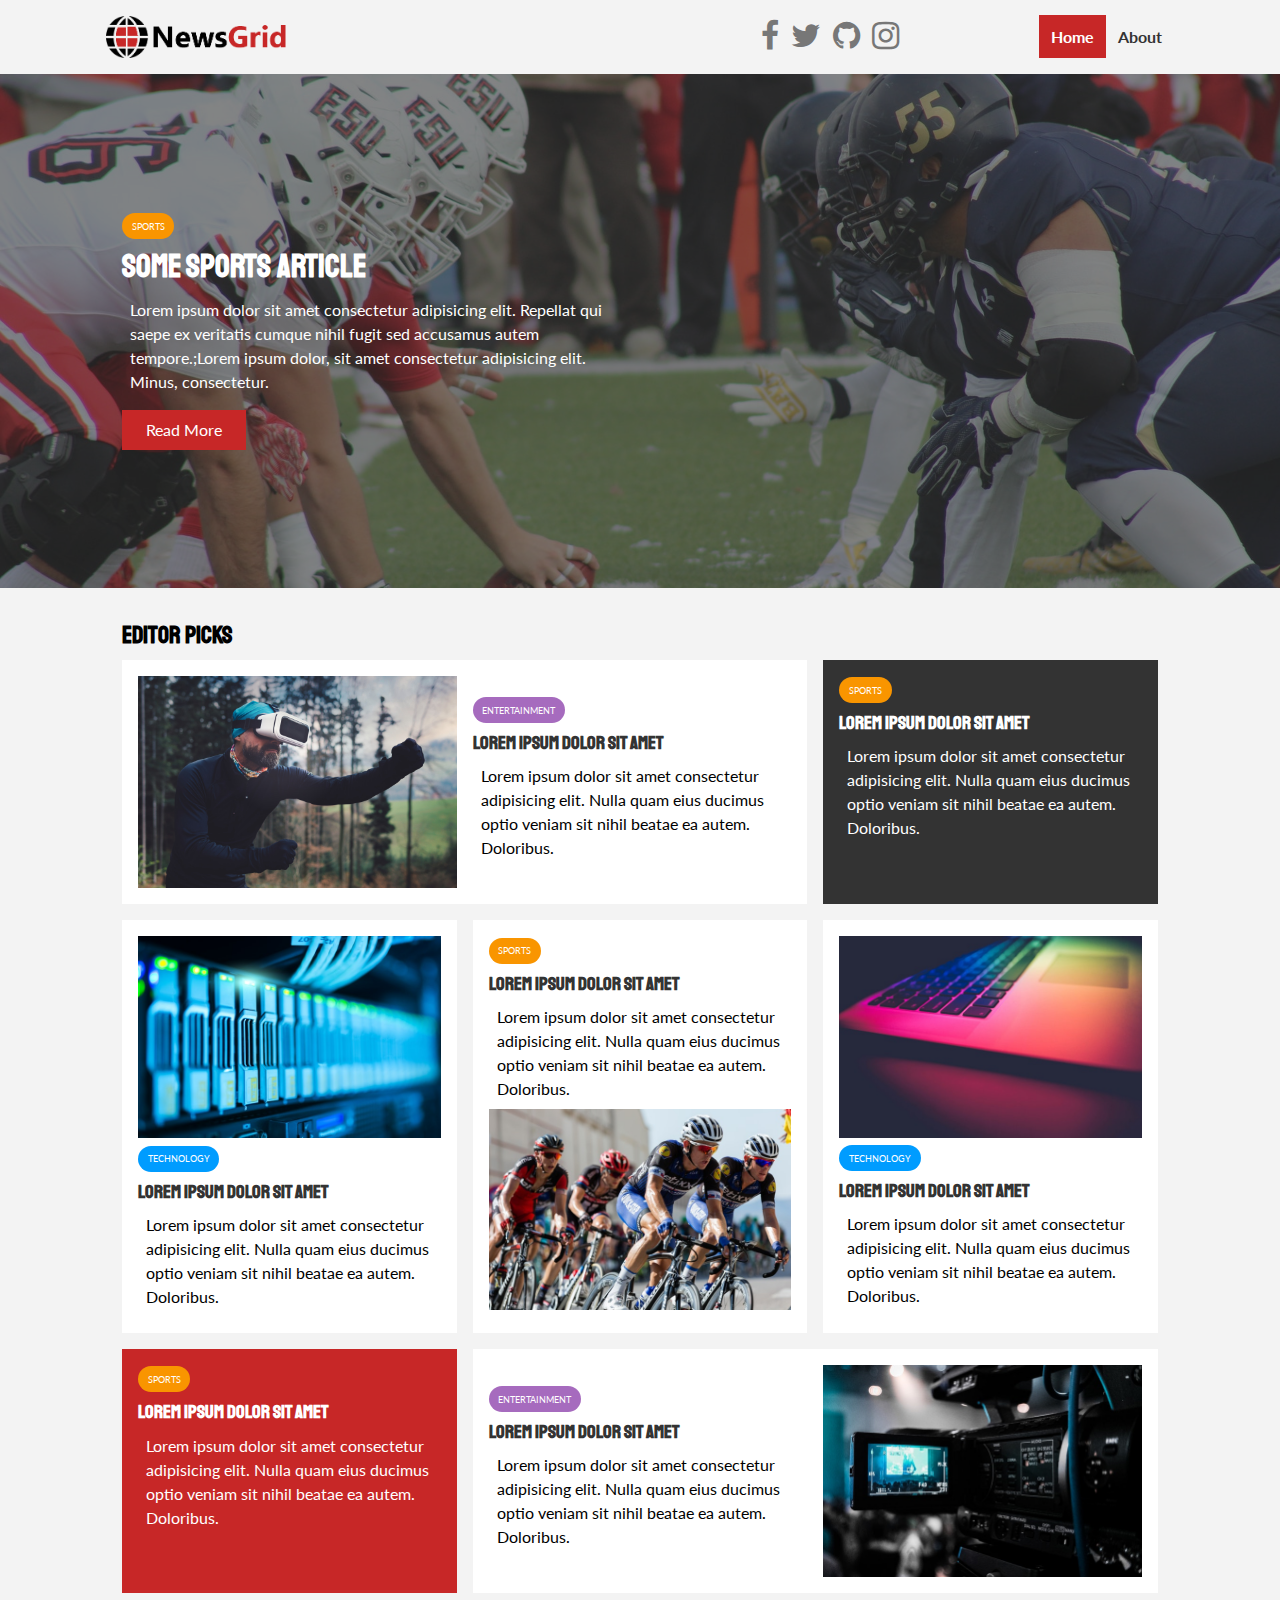
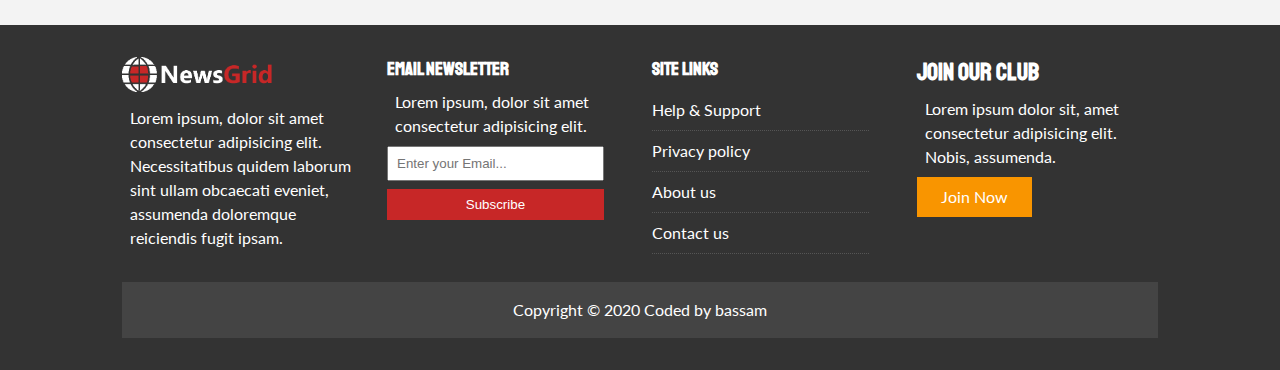
<file: index.html>
<!DOCTYPE html>
<html lang="en">

<head>
    <meta charset="UTF-8">
    <meta name="viewport" content="width=device-width, initial-scale=1.0">
    <link rel="stylesheet" href="https://stackpath.bootstrapcdn.com/font-awesome/4.7.0/css/font-awesome.min.css">
    <link rel="stylesheet" href="https://fonts.googleapis.com/css?family=Lato|Staatliches">
    <link rel="stylesheet" href="css/style.css">
    <link rel="stylesheet" media="screen and (max-width: 768px)" href="css/mobile.css">
    <link rel="shortcut icon" type="image/x-icon" href="favicon.ico">
    <title>NewsGrid | Latest News</title>
</head>

<body>
    <nav id="main-nav">
        <div class="container">
            <img src="img/logo.png" alt="News Grid logo" class="logo">
            <div class="social">
                <a href="#"><i class="fa fa-facebook fa-2x"></i></a>
                <a href="#"><i class="fa fa-twitter fa-2x"></i></a>
                <a href="#"><i class="fa fa-github fa-2x"></i></a>
                <a href="#"><i class="fa fa-instagram fa-2x"></i></a>
            </div>
            <ul>
                <li><a href="index.html" class="current">Home</a></li>
                <li><a href="about.html">About</a></li>
            </ul>
        </div>
    </nav>

    <!-- Showcase -->
    <header id="showcase">
        <div class="container">
            <div class="showcase-container">
                <div class="showcase-content">
                    <div class="category category-sports">
                        Sports
                    </div>
                    <h1>Some Sports Article</h1>
                    <p>Lorem ipsum dolor sit amet consectetur adipisicing elit. Repellat qui saepe ex veritatis cumque nihil fugit sed accusamus autem tempore.;Lorem ipsum dolor, sit amet consectetur adipisicing elit. Minus, consectetur.</p>
                    <a href="article.html" class="btn btn-primary">Read More</a>
                </div>
            </div>
        </div>
    </header>


    <!-- Home Articles -->
    <section id="home-articles" class="py-2">
        <div class="container">
            <h2>Editor Picks</h2>
            <div class="articles-container">
                <article class="card">
                    <img src="img/articles/ent1.jpg" alt="">
                    <div>
                        <div class="category category-ent">Entertainment</div>
                        <h3>
                            <a href="article.html">Lorem ipsum dolor sit amet</a>
                        </h3>
                        <p>Lorem ipsum dolor sit amet consectetur adipisicing elit. Nulla quam eius ducimus optio veniam sit nihil beatae ea autem. Doloribus.</p>
                    </div>
                </article>
                <article class="card bg-dark">
                    <div class="category category-sports">Sports</div>
                    <h3>
                        <a href="article.html">Lorem ipsum dolor sit amet</a>
                    </h3>
                    <p>Lorem ipsum dolor sit amet consectetur adipisicing elit. Nulla quam eius ducimus optio veniam sit nihil beatae ea autem. Doloribus.</p>
                </article>
                <article class="card">
                    <img src="img/articles/tech1.jpg" alt="">
                    <div class="category category-tech">Technology</div>
                    <h3>
                        <a href="article.html">Lorem ipsum dolor sit amet</a>
                    </h3>
                    <p>Lorem ipsum dolor sit amet consectetur adipisicing elit. Nulla quam eius ducimus optio veniam sit nihil beatae ea autem. Doloribus.</p>
                </article>
                <article class="card">
                    <div class="category category-sports">Sports</div>
                    <h3>
                        <a href="article.html">Lorem ipsum dolor sit amet</a>
                    </h3>
                    <p>Lorem ipsum dolor sit amet consectetur adipisicing elit. Nulla quam eius ducimus optio veniam sit nihil beatae ea autem. Doloribus.</p>
                    <img src="img/articles/sports1.jpg" alt="">
                </article>
                <article class="card">
                    <img src="img/articles/tech2.jpg" alt="">
                    <div class="category category-tech">Technology</div>
                    <h3>
                        <a href="article.html">Lorem ipsum dolor sit amet</a>
                    </h3>
                    <p>Lorem ipsum dolor sit amet consectetur adipisicing elit. Nulla quam eius ducimus optio veniam sit nihil beatae ea autem. Doloribus.</p>
                </article>
                <article class="card bg-primary">
                    <div class="category category-sports">Sports</div>
                    <h3>
                        <a href="article.html">Lorem ipsum dolor sit amet</a>
                    </h3>
                    <p>Lorem ipsum dolor sit amet consectetur adipisicing elit. Nulla quam eius ducimus optio veniam sit nihil beatae ea autem. Doloribus.</p>
                </article>
                <article class="card">
                    <div>
                        <div class="category category-ent">Entertainment</div>
                        <h3>
                            <a href="article.html">Lorem ipsum dolor sit amet</a>
                        </h3>
                        <p>Lorem ipsum dolor sit amet consectetur adipisicing elit. Nulla quam eius ducimus optio veniam sit nihil beatae ea autem. Doloribus.</p>
                    </div>
                    <img src="img/articles/ent2.jpg" alt="">
                </article>
            </div>
        </div>
    </section>

    <!-- Footer -->
    <footer id="main-footer" class="py-2">
        <div class="container footer-container">
            <div>
                <img src="img/logo_light.png" alt="logo">
                <p>Lorem ipsum, dolor sit amet consectetur adipisicing elit. Necessitatibus quidem laborum sint ullam obcaecati eveniet, assumenda doloremque reiciendis fugit ipsam.</p>
            </div>
            <div>
                <h3>Email newsletter</h3>
                <p>Lorem ipsum, dolor sit amet consectetur adipisicing elit.</p>
                <form action="">
                    <input type="email" placeholder="Enter your Email...">
                    <input type="submit" value="Subscribe" class="btn btn-primary">
                </form>
            </div>
            <div>
                <h3>Site Links</h3>
                <ul class="list">
                    <li><a href="#">Help & Support</a></li>
                    <li><a href="#">Privacy policy</a></li>
                    <li><a href="#">About us</a></li>
                    <li><a href="#">Contact us</a></li>
                </ul>
            </div>
            <div>
                <h2>Join our club</h2>
                <p>Lorem ipsum dolor sit, amet consectetur adipisicing elit. Nobis, assumenda.</p>
                <a href="#" class="btn btn-secondary">Join Now</a>
            </div>
            <div>
                Copyright &copy; 2020 Coded by bassam
            </div>
        </div>
    </footer>
</body>

</html>
</file>
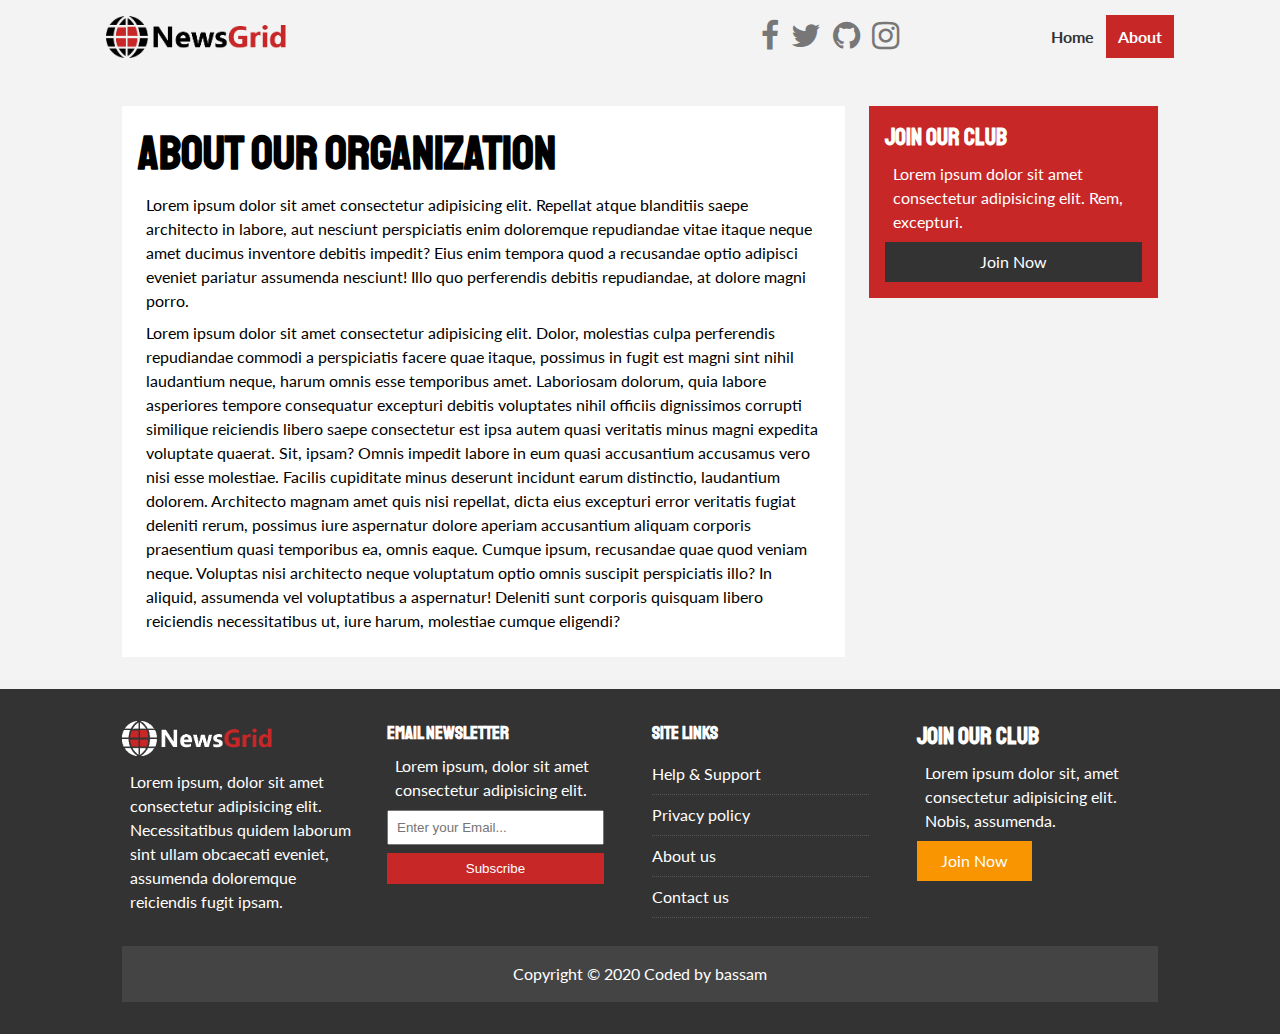
<file: about.html>
<!DOCTYPE html>
<html lang="en">

<head>
    <meta charset="UTF-8">
    <meta name="viewport" content="width=device-width, initial-scale=1.0">
    <link rel="stylesheet" href="https://stackpath.bootstrapcdn.com/font-awesome/4.7.0/css/font-awesome.min.css">
    <link rel="stylesheet" href="https://fonts.googleapis.com/css?family=Lato|Staatliches">
    <link rel="stylesheet" href="css/style.css">
    <link rel="stylesheet" media="screen and (max-width: 768px)" href="css/mobile.css">
    <link rel="shortcut icon" type="image/x-icon" href="favicon.ico">
    <title>NewsGrid | About</title>
</head>

<body>
    <!-- Navbar -->
    <nav id="main-nav">
        <div class="container">
            <img src="img/logo.png" alt="News Grid logo" class="logo">
            <div class="social">
                <a href="#"><i class="fa fa-facebook fa-2x"></i></a>
                <a href="#"><i class="fa fa-twitter fa-2x"></i></a>
                <a href="#"><i class="fa fa-github fa-2x"></i></a>
                <a href="#"><i class="fa fa-instagram fa-2x"></i></a>
            </div>
            <ul>
                <li><a href="index.html">Home</a></li>
                <li><a href="about.html" class="current">About</a></li>
            </ul>
        </div>
    </nav>
    <!-- section about -->
    <section id="about">
        <div class="container">
            <div class="page-container">
                <article class="card">
                    <h1 class="l-heading">About Our Organization</h1>
                    <p>Lorem ipsum dolor sit amet consectetur adipisicing elit. Repellat atque blanditiis saepe architecto in labore, aut nesciunt perspiciatis enim doloremque repudiandae vitae itaque neque amet ducimus inventore debitis impedit? Eius enim tempora quod a recusandae optio adipisci eveniet pariatur assumenda nesciunt! Illo quo perferendis debitis repudiandae, at dolore magni porro.</p>
                    <p>Lorem ipsum dolor sit amet consectetur adipisicing elit. Dolor, molestias culpa perferendis repudiandae commodi a perspiciatis facere quae itaque, possimus in fugit est magni sint nihil laudantium neque, harum omnis esse temporibus amet. Laboriosam dolorum, quia labore asperiores tempore consequatur excepturi debitis voluptates nihil officiis dignissimos corrupti similique reiciendis libero saepe consectetur est ipsa autem quasi veritatis minus magni expedita voluptate quaerat. Sit, ipsam? Omnis impedit labore in eum quasi accusantium accusamus vero nisi esse molestiae. Facilis cupiditate minus deserunt incidunt earum distinctio, laudantium dolorem. Architecto magnam amet quis nisi repellat, dicta eius excepturi error veritatis fugiat deleniti rerum, possimus iure aspernatur dolore aperiam accusantium aliquam corporis praesentium quasi temporibus ea, omnis eaque. Cumque ipsum, recusandae quae quod veniam neque. Voluptas nisi architecto neque voluptatum optio omnis suscipit perspiciatis illo? In aliquid, assumenda vel voluptatibus a aspernatur! Deleniti sunt corporis quisquam libero reiciendis necessitatibus ut, iure harum, molestiae cumque eligendi?</p>
                </article>
                <aside class="card bg-primary">
                    <h2>Join our club</h2>
                    <p>Lorem ipsum dolor sit amet consectetur adipisicing elit. Rem, excepturi.</p>
                    <a href="#" class="btn btn-dark btn-block">Join Now</a>
                </aside>
            </div>
        </div>
    </section>


    <!-- Footer -->
    <footer id="main-footer" class="py-2">
        <div class="container footer-container">
            <div>
                <img src="img/logo_light.png" alt="logo">
                <p>Lorem ipsum, dolor sit amet consectetur adipisicing elit. Necessitatibus quidem laborum sint ullam obcaecati eveniet, assumenda doloremque reiciendis fugit ipsam.</p>
            </div>
            <div>
                <h3>Email newsletter</h3>
                <p>Lorem ipsum, dolor sit amet consectetur adipisicing elit.</p>
                <form action="">
                    <input type="email" placeholder="Enter your Email...">
                    <input type="submit" value="Subscribe" class="btn btn-primary">
                </form>
            </div>
            <div>
                <h3>Site Links</h3>
                <ul class="list">
                    <li><a href="#">Help & Support</a></li>
                    <li><a href="#">Privacy policy</a></li>
                    <li><a href="#">About us</a></li>
                    <li><a href="#">Contact us</a></li>
                </ul>
            </div>
            <div>
                <h2>Join our club</h2>
                <p>Lorem ipsum dolor sit, amet consectetur adipisicing elit. Nobis, assumenda.</p>
                <a href="#" class="btn btn-secondary">Join Now</a>
            </div>
            <div>
                Copyright &copy; 2020 Coded by bassam
            </div>
        </div>
    </footer>
</body>

</html>
</file>
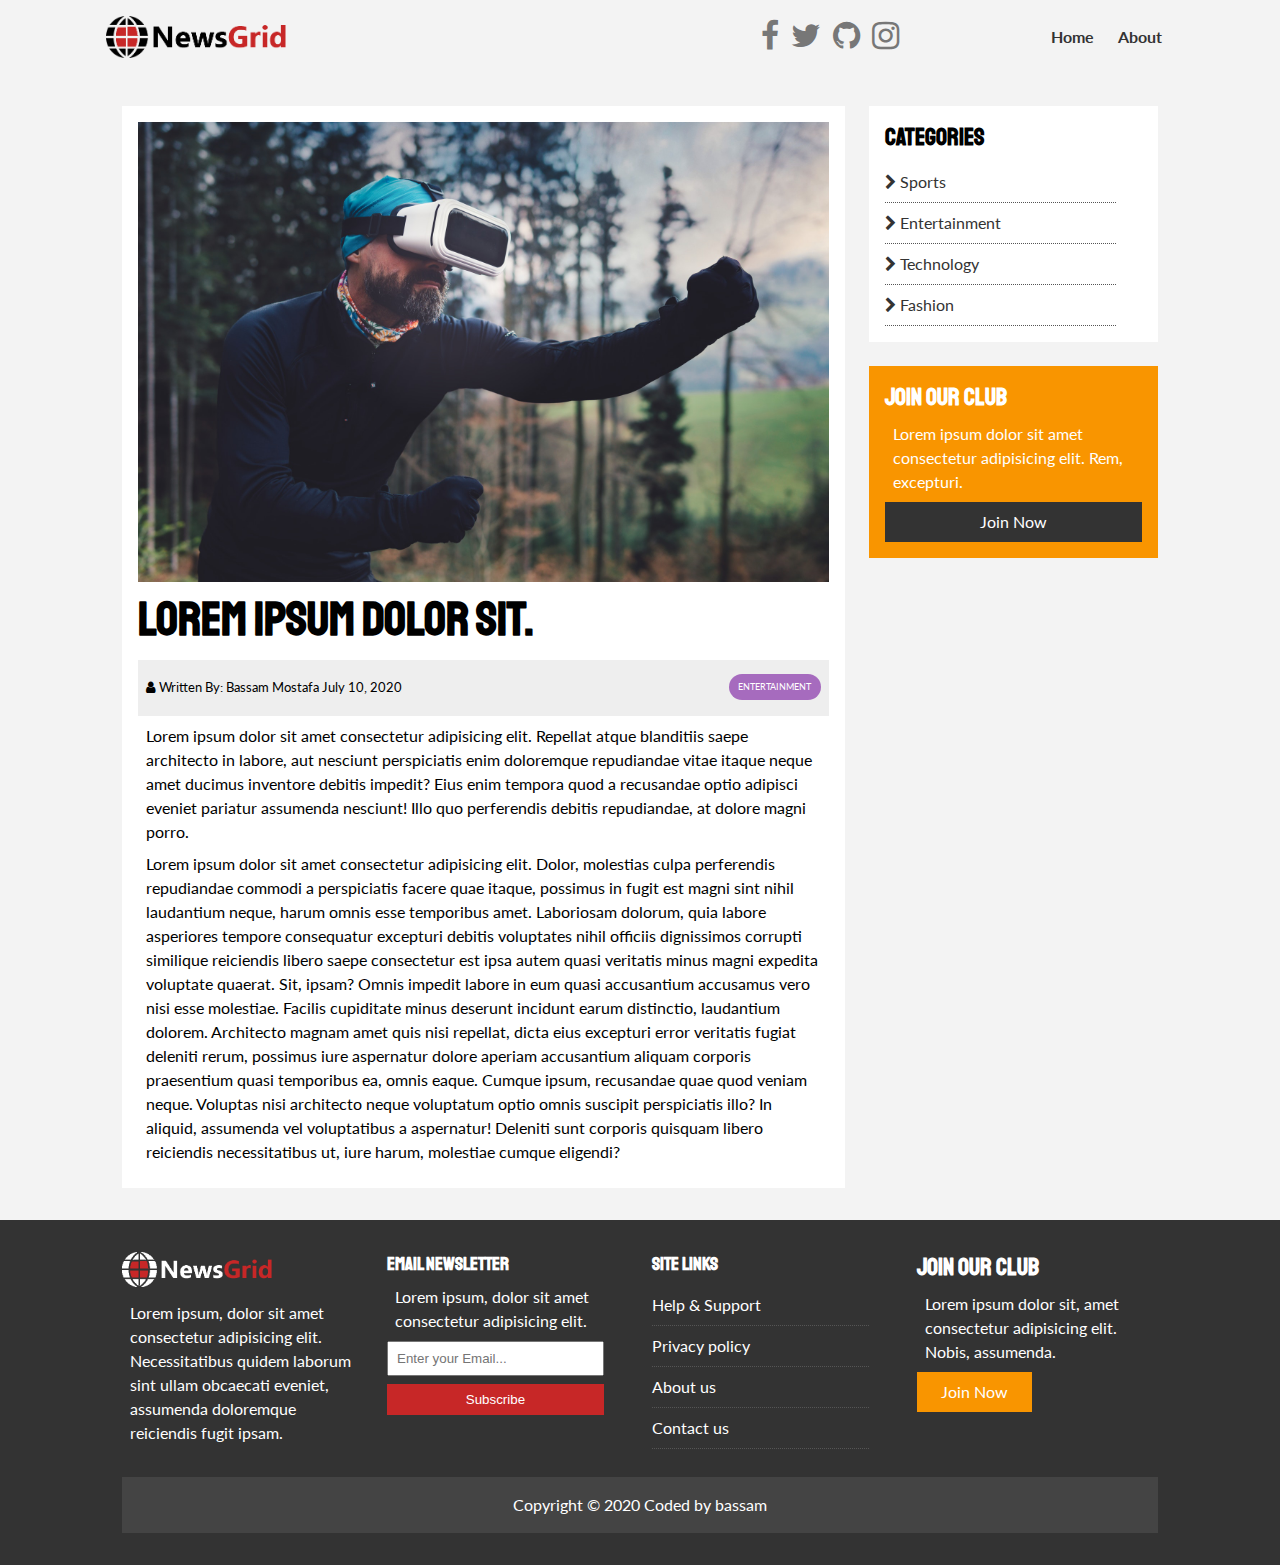
<file: article.html>
<!DOCTYPE html>
<html lang="en">

<head>
    <meta charset="UTF-8">
    <meta name="viewport" content="width=device-width, initial-scale=1.0">
    <link rel="stylesheet" href="https://stackpath.bootstrapcdn.com/font-awesome/4.7.0/css/font-awesome.min.css">
    <link rel="stylesheet" href="https://fonts.googleapis.com/css?family=Lato|Staatliches">
    <link rel="stylesheet" href="css/style.css">
    <link rel="stylesheet" media="screen and (max-width: 768px)" href="css/mobile.css">
    <link rel="shortcut icon" type="image/x-icon" href="favicon.ico">
    <title>NewsGrid | Article</title>
</head>

<body>
    <!-- Navbar -->
    <nav id="main-nav">
        <div class="container">
            <img src="img/logo.png" alt="News Grid logo" class="logo">
            <div class="social">
                <a href="#"><i class="fa fa-facebook fa-2x"></i></a>
                <a href="#"><i class="fa fa-twitter fa-2x"></i></a>
                <a href="#"><i class="fa fa-github fa-2x"></i></a>
                <a href="#"><i class="fa fa-instagram fa-2x"></i></a>
            </div>
            <ul>
                <li><a href="index.html">Home</a></li>
                <li><a href="about.html">About</a></li>
            </ul>
        </div>
    </nav>
    <!-- section about -->
    <section id="article">
        <div class="container">
            <div class="page-container">
                <article class="card">
                    <img src="img/articles/ent1.jpg" alt="Entertainment">
                    <h1 class="l-heading">Lorem ipsum dolor sit.</h1>
                    <div class="meta">
                        <small><i class="fa fa-user"></i> Written By: Bassam Mostafa July 10, 2020</small>
                        <div class="category category-ent">Entertainment</div>
                    </div>
                    <p>Lorem ipsum dolor sit amet consectetur adipisicing elit. Repellat atque blanditiis saepe architecto in labore, aut nesciunt perspiciatis enim doloremque repudiandae vitae itaque neque amet ducimus inventore debitis impedit? Eius enim tempora quod a recusandae optio adipisci eveniet pariatur assumenda nesciunt! Illo quo perferendis debitis repudiandae, at dolore magni porro.</p>
                    <p>Lorem ipsum dolor sit amet consectetur adipisicing elit. Dolor, molestias culpa perferendis repudiandae commodi a perspiciatis facere quae itaque, possimus in fugit est magni sint nihil laudantium neque, harum omnis esse temporibus amet. Laboriosam dolorum, quia labore asperiores tempore consequatur excepturi debitis voluptates nihil officiis dignissimos corrupti similique reiciendis libero saepe consectetur est ipsa autem quasi veritatis minus magni expedita voluptate quaerat. Sit, ipsam? Omnis impedit labore in eum quasi accusantium accusamus vero nisi esse molestiae. Facilis cupiditate minus deserunt incidunt earum distinctio, laudantium dolorem. Architecto magnam amet quis nisi repellat, dicta eius excepturi error veritatis fugiat deleniti rerum, possimus iure aspernatur dolore aperiam accusantium aliquam corporis praesentium quasi temporibus ea, omnis eaque. Cumque ipsum, recusandae quae quod veniam neque. Voluptas nisi architecto neque voluptatum optio omnis suscipit perspiciatis illo? In aliquid, assumenda vel voluptatibus a aspernatur! Deleniti sunt corporis quisquam libero reiciendis necessitatibus ut, iure harum, molestiae cumque eligendi?</p>
                </article>

                <aside class="card" id="categories">
                    <h2>Categories</h2>
                    <ul class="list">
                        <li><a href="#"><i class="fa fa-chevron-right"></i> Sports</a></li>
                        <li><a href="#"><i class="fa fa-chevron-right"></i> Entertainment</a></li>
                        <li><a href="#"><i class="fa fa-chevron-right"></i> Technology</a></li>
                        <li><a href="#"><i class="fa fa-chevron-right"></i> Fashion</a></li>
                    </ul>
                </aside>

                <aside class="card bg-secondary">
                    <h2>Join our club</h2>
                    <p>Lorem ipsum dolor sit amet consectetur adipisicing elit. Rem, excepturi.</p>
                    <a href="#" class="btn btn-dark btn-block">Join Now</a>
                </aside>
            </div>
        </div>
    </section>


    <!-- Footer -->
    <footer id="main-footer" class="py-2">
        <div class="container footer-container">
            <div>
                <img src="img/logo_light.png" alt="logo">
                <p>Lorem ipsum, dolor sit amet consectetur adipisicing elit. Necessitatibus quidem laborum sint ullam obcaecati eveniet, assumenda doloremque reiciendis fugit ipsam.</p>
            </div>
            <div>
                <h3>Email newsletter</h3>
                <p>Lorem ipsum, dolor sit amet consectetur adipisicing elit.</p>
                <form action="">
                    <input type="email" placeholder="Enter your Email...">
                    <input type="submit" value="Subscribe" class="btn btn-primary">
                </form>
            </div>
            <div>
                <h3>Site Links</h3>
                <ul class="list">
                    <li><a href="#">Help & Support</a></li>
                    <li><a href="#">Privacy policy</a></li>
                    <li><a href="#">About us</a></li>
                    <li><a href="#">Contact us</a></li>
                </ul>
            </div>
            <div>
                <h2>Join our club</h2>
                <p>Lorem ipsum dolor sit, amet consectetur adipisicing elit. Nobis, assumenda.</p>
                <a href="#" class="btn btn-secondary">Join Now</a>
            </div>
            <div>
                Copyright &copy; 2020 Coded by bassam
            </div>
        </div>
    </footer>
</body>

</html>
</file>
<file: css/style.css>
/* Main Rules */
:root{
    --primary-color: #c72727;
    --secondary-color: #f99500;
    --light-color: #f3f3f3;
    --dark-color:#333;
    --max-width:1100px;
}

.category{
    --sports-color: #f99500;
    --ent-color: #a66bbe;
    --tech-color:#009cff;
}

*{
    margin: 0;
    padding: 0;
    box-sizing: border-box;
}

body{
    font-family: 'Lato', sans-serif;
    line-height: 1.5;
    background-color: var(--light-color);
}

a{
    text-decoration: none;
    color:#333;
    cursor: pointer;
}

p{
    margin: .5rem;
    line-height: 1.5;
}

ul{
    list-style: none;
}

img{
    max-width:100%
}

h1,h2,h3,h4,h5,h6{
    font-family: 'staatliches', cursive;
    margin-bottom: .55rem;
    line-height: 1.3;
}

/* Utility classes */
.container{
    max-width: var(--max-width);
    margin:auto;
    padding:0 2rem;
    overflow: hidden;
}


.category{
    display: inline-block;
    color:#fff;
    font-size:0.55rem;
    text-transform: uppercase;
    padding: 0.4rem 0.6rem;
    border-radius: 15px;
    margin-bottom: .5rem;
}

.category-sports {background-color: var(--sports-color);}
.category-ent {background-color: var(--ent-color);}
.category-tech {background-color: var(--tech-color);}

.btn{
    display: inline-block;
    border:none;
    background: var(--dark-color);
    color:#fff;
    padding: .5rem 1.5rem
}

.btn-light{
    background-color: var(--light-color);
}

.btn-primary{
    background: var(--primary-color);
}
.btn-secondary{
    background: var(--secondary-color);
}

.btn-block{
    display: block;
    text-align: center;
    width:100%
}
.btn:hover{
    opacity:0.9
}

.card{
    background-color: #fff;
    padding:1rem
}

.bg-dark{
    background: var(--dark-color);
    color:#fff;
}
.bg-dark h1,
.bg-dark h2,
.bg-dark h3,
.bg-dark a,
.bg-primary h1,
.bg-primary h2,
.bg-primary h3,
.bg-primary a,
.bg-secondary h1,
.bg-secondary h2,
.bg-secondary h3,
.bg-secondary a
{
    color:#fff
}


.bg-primary{
    background: var(--primary-color);
    color:#fff;
}

.bg-secondary{
    background: var(--secondary-color);
    color:#fff;
}

.py-1{padding: 1.5rem 0}
.py-2{padding: 2rem 0}
.py-3{padding: 3rem 0}

.p1{padding:1.5rem}
.p2{padding:2rem}
.p3{padding:3rem}

.l-heading{
    font-size: 3rem;
}

.list li{
    padding: .5rem 0;
    border-bottom: #555 dotted 1px;
    width:90%
}
.list li a:hover{
    color: var(--primary-color) !important;
}
/* inner page container = grid container */
.page-container{
    display: grid;
    grid-template-columns: 5fr 2fr;
    margin: 2rem 0;
    grid-gap: 1.5rem;
}

.page-container > *:first-child{
    grid-row: 1 / span 3
}
.page-container
/* Navbar */
#main-nav{
    background-color: #fff;
    position: sticky;
    top:0;
    z-index: 2;
}

#main-nav .container {
    display: grid;
    grid-template-columns: 6fr 3fr 2fr;
    padding:1rem;
    align-items: center
}

#main-nav .logo{
    width:180px
}

#main-nav ul{
    justify-self: end;
    display: flex;

}

#main-nav ul li a{
    padding:0.75rem;
    font-weight: bold;
    transition: all 1s ease-in-out;
}


#main-nav ul li a.current{
    background-color: var(--primary-color);
    color:#fff
}

#main-nav ul li a:hover{
    background-color: var(--light-color);
    color:var(--dark-color)
}

#main-nav .social{
    justify-self: center;
}

#main-nav .social i{
    color: #777;
    margin-right: .5rem;
}

/* Showcase */
#showcase {
    color:#fff;
    background-color: #333;
    padding: 2rem;
    position: relative;
}

#showcase::before{
    content: '';
    background: url('../img/featured.jpg') no-repeat center center/cover;
    position: absolute;
    top: 0;
    left: 0;
    width:100%;
    height: 100%;
    opacity:0.4 
}

#showcase .showcase-container{
    display: grid;
    grid-template-columns: repeat(2, 1fr);
    justify-content: center;
    align-items: center;
    height:50vh
}

#showcase .showcase-content{
    z-index: 1;
}

#showcase .showcase-content p{
    margin-bottom:1rem
}

/* Home Articles */
#home-articles .articles-container{
    display: grid;
    grid-template-columns: repeat(3, 1fr);
    grid-gap:1rem;

}
#home-articles .articles-container > *:first-child,
#home-articles .articles-container > *:last-child
{
    display: grid;
    grid-template-columns: repeat(2, 1fr);
    grid-gap:1rem;
    grid-column: 1 / span 2;
    align-items: center;
}


#home-articles .articles-container > *:last-child{
    grid-column: 2 / span 2;
}
/* Article page */
article .meta{
    display: flex;
    justify-content: space-between;
    align-items: center;
    background-color: #eee;
    padding: .5rem;
}
article .meta .category {
    margin-top:0.4rem
}

/* Footer */

#main-footer {
    background: var(--dark-color);
    color:#fff
}

#main-footer img {
    width:150px;
}

#main-footer a {
    color:#fff
}

#main-footer .footer-container{
    display: grid;
    grid-template-columns: repeat(4, 1fr);
    grid-gap:1.5rem
}

#main-footer .footer-container > *:last-child{
    background: #444;
    grid-column: 1 / span 4;
    padding:1rem;
    text-align: center;

}

#main-footer .footer-container input[type="email"]{
    width:90%;
    padding:.5rem;
    margin-bottom: .5rem;
}

#main-footer .footer-container input[type="submit"]{
    width:90%;
    cursor: pointer;
}
</file>
<file: css/mobile.css>
/* Home Responsive */

/* Navbar */
#main-nav .social{
    display: none;
}

#main-nav .container{
    grid-template-columns: 1fr;
    grid-gap: 1.2rem;
}

#main-nav ul,
#main-nav .logo{
    justify-self: center;
}

#main-nav ul li a{
    padding:0.50rem;
}

#home-articles .articles-container {
    grid-template-columns: repeat(2, 1fr);
}

#home-articles .articles-container > *:first-child,
#home-articles .articles-container > *:last-child{
    grid-template-columns: 1fr;
    grid-column: 1;
}

@media(max-width: 600px){
    /* Stack Grid Items */
    #showcase .showcase-container,
    #home-articles .articles-container,
    #main-footer .footer-container{
        grid-template-columns: 1fr;
    }

    #main-footer .footer-container > *:last-child{
        grid-column: 1;
    }

    #main-footer .footer-container > *:first-child,
    #main-footer .footer-container > *:nth-child(2)
    {
        border-bottom: #444 dotted 1px;
        padding-bottom: 1rem;
    }

    .page-container{
        grid-template-columns: 1fr;
        text-align:center;

    }
    .page-container > *:first-child{
        grid-row:1
    }

}
</file>
